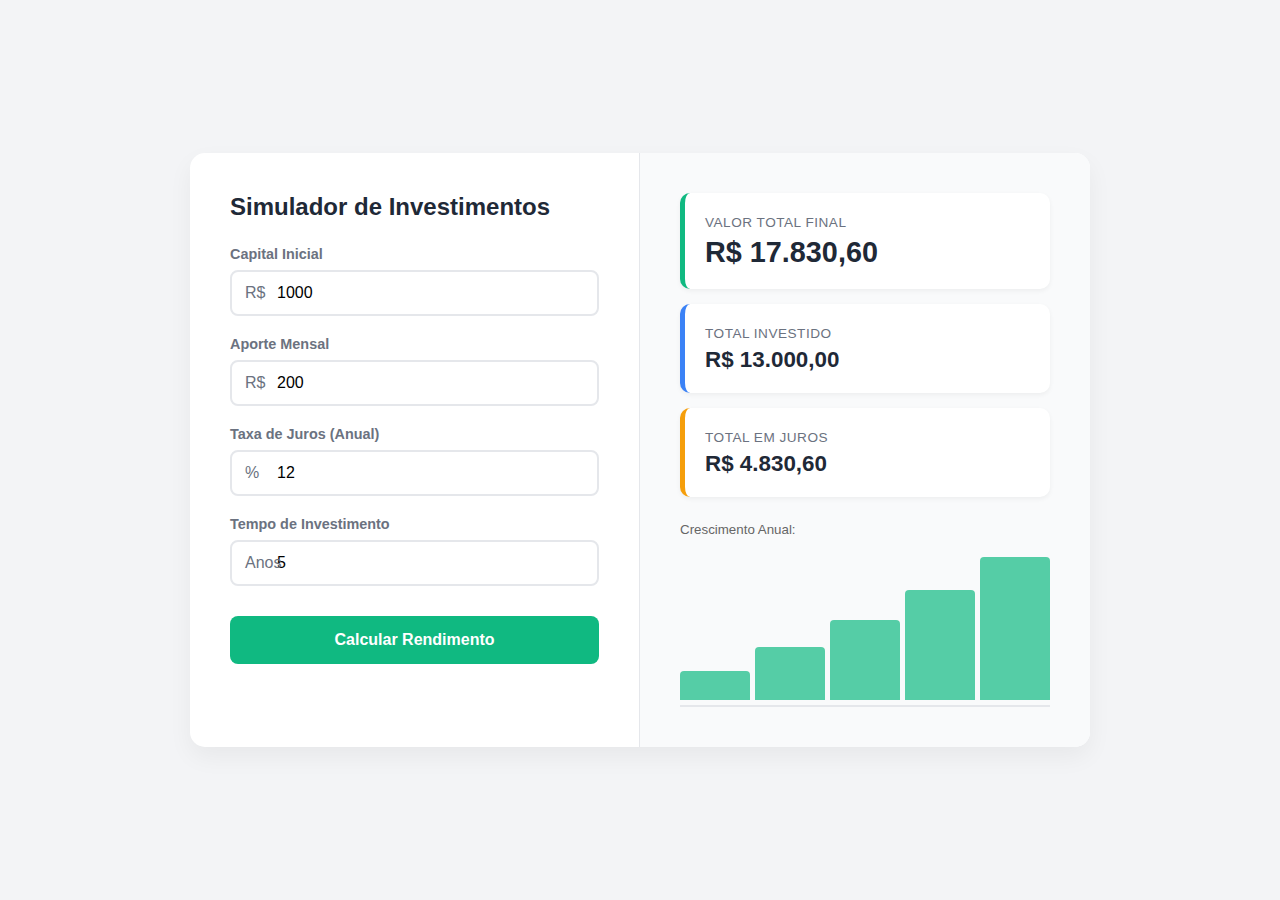
<file: calculadora.html>
<!DOCTYPE html>
<html lang="pt-br">
<head>
    <meta charset="UTF-8">
    <meta name="viewport" content="width=device-width, initial-scale=1.0">
    <meta name="description" content="Calculadora de juros compostos simples e eficiente.">
    <title>Calculadora de Juros Compostos</title>
    
    <link rel="stylesheet" href="/css/calculadora.css">
    
    <script src="/js/calculadora.js" defer></script>
</head>
<body>

    <main class="container">
        <section class="inputs-section">
            <h2>Simulador de Investimentos</h2>
            
            <form id="calcForm">
                <div class="input-group">
                    <label for="initial">Capital Inicial</label>
                    <div class="input-wrapper">
                        <span>R$</span>
                        <input type="number" id="initial" value="1000" step="0.01" min="0">
                    </div>
                </div>

                <div class="input-group">
                    <label for="monthly">Aporte Mensal</label>
                    <div class="input-wrapper">
                        <span>R$</span>
                        <input type="number" id="monthly" value="200" step="0.01" min="0">
                    </div>
                </div>

                <div class="input-group">
                    <label for="rate">Taxa de Juros (Anual)</label>
                    <div class="input-wrapper">
                        <span>%</span>
                        <input type="number" id="rate" value="12" step="0.01" min="0">
                    </div>
                </div>

                <div class="input-group">
                    <label for="years">Tempo de Investimento</label>
                    <div class="input-wrapper">
                        <span>Anos</span>
                        <input type="number" id="years" value="5" step="1" min="1">
                    </div>
                </div>

                <button type="submit" id="calculateBtn">Calcular Rendimento</button>
            </form>
        </section>

        <section class="results-section">
            
            <div class="result-card card-green">
                <small>Valor Total Final</small>
                <div class="result-value" id="totalValue">R$ 0,00</div>
            </div>

            <div class="result-card card-blue">
                <small>Total Investido</small>
                <div class="result-value sm-text" id="investedValue">R$ 0,00</div>
            </div>

            <div class="result-card card-orange">
                <small>Total em Juros</small>
                <div class="result-value sm-text" id="interestValue">R$ 0,00</div>
            </div>

            <small class="chart-label">Crescimento Anual:</small>
            <div class="chart-container" id="chart">
                </div>

        </section>
    </main>

</body>
</html>
</file>
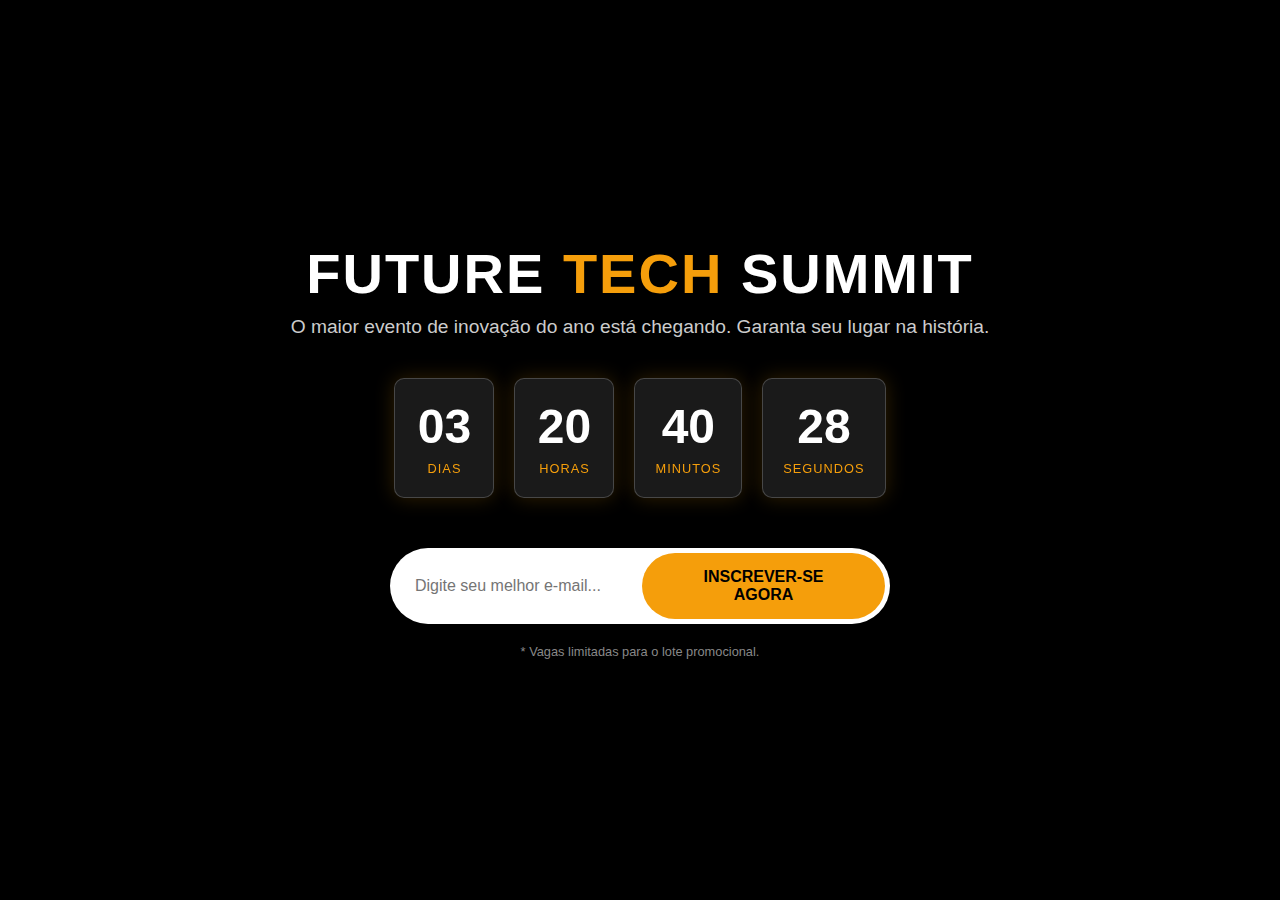
<file: evento.html>
<!DOCTYPE html>
<html lang="pt-br">
<head>
    <meta charset="UTF-8">
    <meta name="viewport" content="width=device-width, initial-scale=1.0">
    <title>Lançamento Exclusivo - Tech Summit</title>
    
    <link rel="stylesheet" href="css/evento.css">
    
    <script src="js/evento.js" defer></script>
</head>
<body>

    <main class="container">
        <h1>Future <span>Tech</span> Summit</h1>
        <p class="subtitle">O maior evento de inovação do ano está chegando. Garanta seu lugar na história.</p>

        <section class="countdown-container" aria-label="Contagem regressiva">
            <div class="time-box">
                <h2 id="days">00</h2>
                <small>Dias</small>
            </div>
            <div class="time-box">
                <h2 id="hours">00</h2>
                <small>Horas</small>
            </div>
            <div class="time-box">
                <h2 id="minutes">00</h2>
                <small>Minutos</small>
            </div>
            <div class="time-box">
                <h2 id="seconds">00</h2>
                <small>Segundos</small>
            </div>
        </section>

        <div class="cta-box">
            <input type="email" id="emailInput" placeholder="Digite seu melhor e-mail..." aria-label="Seu endereço de e-mail">
            <button id="subscribeBtn">INSCREVER-SE AGORA</button>
        </div>
        
        <p class="footer-note">* Vagas limitadas para o lote promocional.</p>
    </main>

</body>
</html>
</file>
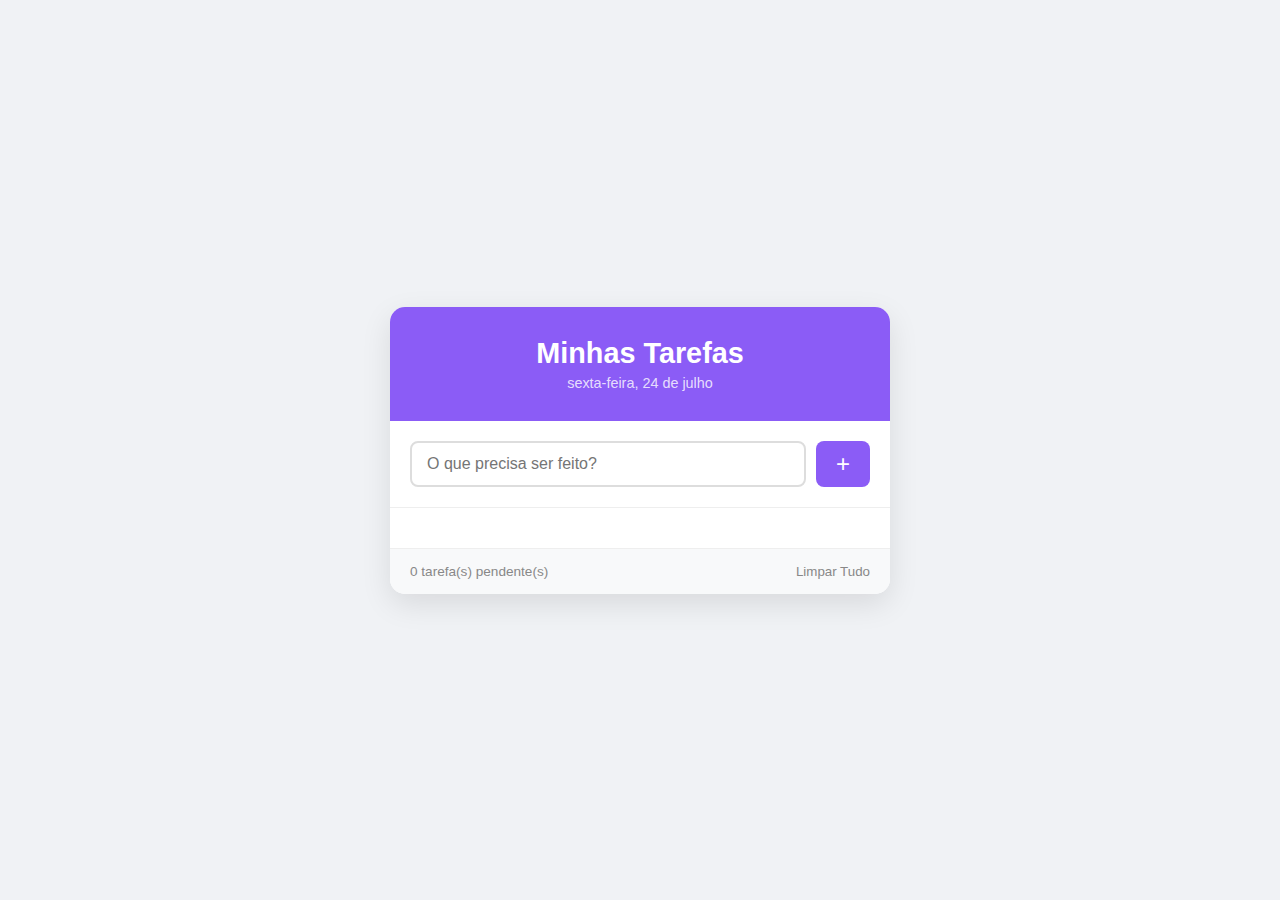
<file: todo.html>
<!DOCTYPE html>
<html lang="pt-br">
<head>
    <meta charset="UTF-8">
    <meta name="viewport" content="width=device-width, initial-scale=1.0">
    <title>Gerenciador de Tarefas Pro</title>
    <link rel="stylesheet" href="css/todo.css">
    <script src="js/todo.js" defer></script>
</head>
<body>
    <main class="container">
        <header>
            <h2>Minhas Tarefas</h2>
            <p id="dateDisplay">Carregando data...</p>
        </header>

        <section class="input-area">
            <input type="text" id="taskInput" placeholder="O que precisa ser feito?" maxlength="50" aria-label="Nova tarefa">
            <button class="btn-add" id="addBtn" aria-label="Adicionar tarefa">+</button>
        </section>

        <ul id="taskList"></ul>

        <footer class="footer-info">
            <span id="pendingCount">0 tarefas pendentes</span>
            <button class="btn-clear" id="clearBtn">Limpar Tudo</button>
        </footer>
    </main>
</body>
</html>
</file>
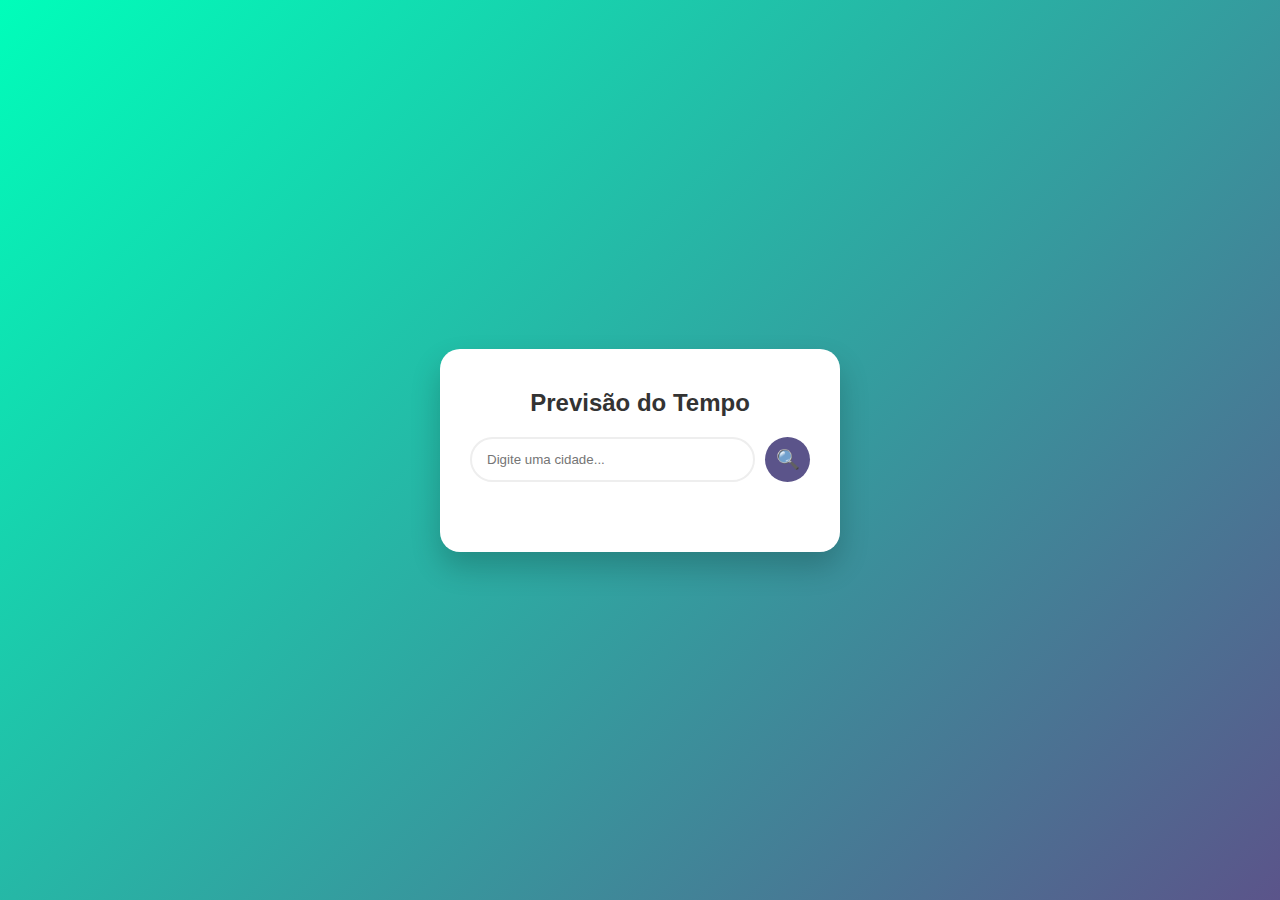
<file: weather.html>
<!DOCTYPE html>
<html lang="pt-br">
<head>
    <meta charset="UTF-8">
    <meta name="viewport" content="width=device-width, initial-scale=1.0">
    <title>Weather App - Demo</title>
    <link rel="stylesheet" href="css/weather.css">
    <script src="js/weather.js" defer></script>
</head>
<body>
    <main class="card">
        <h2>Previsão do Tempo</h2>
        
        <div class="search-box">
            <input type="text" id="cityInput" placeholder="Digite uma cidade..." spellcheck="false">
            <button id="searchBtn" aria-label="Buscar cidade">🔍</button>
        </div>

        <div class="loading" id="loadingMsg">Buscando dados na API...</div>
        <div class="error" id="errorMsg">Cidade não encontrada!</div>

        <section class="weather-info" id="weatherInfo" aria-live="polite">
            <span class="weather-icon" id="icon">⛅</span>
            <h1 class="temp" id="temp">22°C</h1>
            <h2 class="city" id="cityName">São Paulo</h2>
            
            <div class="details">
                <div class="col">
                    <small>Umidade</small>
                    <span id="humidity">64%</span>
                </div>
                <div class="col">
                    <small>Vento</small>
                    <span id="wind">12 km/h</span>
                </div>
            </div>
        </section>
    </main>
</body>
</html>
</file>
<file: css/todo.css>
:root {
    --primary: #8b5cf6;
    --primary-dark: #7c3aed;
    --bg: #f0f2f5;
    --white: #ffffff;
    --text: #333;
    --text-light: #888;
    --danger: #ef4444;
    --success: #10b981;
    --border: #ddd;
}

* { margin: 0; padding: 0; box-sizing: border-box; font-family: 'Segoe UI', sans-serif; }

body {
    background-color: var(--bg);
    min-height: 100vh;
    display: flex;
    justify-content: center;
    align-items: center;
    padding: 20px;
}

.container {
    background: var(--white);
    width: 100%;
    max-width: 500px;
    border-radius: 15px;
    box-shadow: 0 10px 30px rgba(0,0,0,0.1);
    overflow: hidden;
    display: flex;
    flex-direction: column;
}

header { background: var(--primary); padding: 30px; text-align: center; }
header h2 { color: white; font-size: 1.8rem; }
header p { color: rgba(255,255,255,0.8); margin-top: 5px; font-size: 0.9rem; }

.input-area { padding: 20px; display: flex; gap: 10px; border-bottom: 1px solid #eee; }

input {
    flex: 1; padding: 12px 15px; border: 2px solid var(--border);
    border-radius: 8px; font-size: 1rem; outline: none; transition: border 0.3s;
}
input:focus { border-color: var(--primary); }

.btn-add {
    background: var(--primary); color: white; border: none; padding: 0 20px;
    border-radius: 8px; font-size: 1.5rem; cursor: pointer; transition: background 0.3s;
}
.btn-add:hover { background: var(--primary-dark); }

ul { list-style: none; padding: 20px; max-height: 400px; overflow-y: auto; }

li {
    background: #fff; border-bottom: 1px solid #f0f0f0; padding: 15px 10px;
    display: flex; justify-content: space-between; align-items: center;
    transition: all 0.3s ease; animation: slideIn 0.3s ease;
}
li:hover { background: #fafafa; }

li.completed span { text-decoration: line-through; color: var(--text-light); opacity: 0.6; }
li.completed { background-color: #f9f9f9; }

.task-content { display: flex; align-items: center; gap: 10px; cursor: pointer; flex: 1; }

.check-circle {
    width: 20px; height: 20px; border: 2px solid var(--primary); border-radius: 50%;
    display: flex; align-items: center; justify-content: center; color: white; font-size: 0.8rem;
}
li.completed .check-circle { background: var(--success); border-color: var(--success); }

.btn-delete {
    background: none; border: none; color: var(--danger); cursor: pointer;
    font-size: 1.2rem; opacity: 0; transition: opacity 0.2s; padding: 5px;
}
li:hover .btn-delete { opacity: 1; }

.footer-info {
    background: #f8f9fa; padding: 15px 20px; display: flex; justify-content: space-between;
    align-items: center; font-size: 0.85rem; color: var(--text-light); border-top: 1px solid #eee;
}

.btn-clear { background: none; border: none; color: var(--text-light); cursor: pointer; }
.btn-clear:hover { color: var(--danger); text-decoration: underline; }

@keyframes slideIn { from { opacity: 0; transform: translateX(-20px); } to { opacity: 1; transform: translateX(0); } }
</file>
<file: css/weather.css>
:root {
    --bg-gradient: linear-gradient(135deg, #00feba, #5b548a);
    --card-bg: #ffffff;
    --text-primary: #333;
    --text-secondary: #666;
    --btn-bg: #5b548a;
    --btn-hover: #4a4473;
}

* { margin: 0; padding: 0; box-sizing: border-box; font-family: 'Segoe UI', sans-serif; }

body {
    height: 100vh; display: flex; justify-content: center; align-items: center;
    background: var(--bg-gradient); padding: 20px;
}

.card {
    background: var(--card-bg); width: 100%; max-width: 400px;
    padding: 40px 30px; border-radius: 20px; text-align: center;
    box-shadow: 0 15px 30px rgba(0,0,0,0.2); transition: transform 0.3s ease;
}
.card:hover { transform: translateY(-5px); }

h2 { margin-bottom: 20px; color: var(--text-primary); }

.search-box { display: flex; gap: 10px; margin-bottom: 30px; }

input {
    flex: 1; padding: 12px 15px; border: 2px solid #eee; border-radius: 30px;
    outline: none; transition: border 0.3s;
}
input:focus { border-color: var(--btn-bg); }

button {
    background: var(--btn-bg); color: white; border: none; width: 45px; height: 45px;
    border-radius: 50%; cursor: pointer; transition: background 0.3s;
    display: flex; align-items: center; justify-content: center; font-size: 1.2rem;
}
button:hover { background: var(--btn-hover); }

.weather-info { display: none; animation: fadeIn 0.5s ease; }
.weather-icon { font-size: 5rem; margin-bottom: 10px; display: block; }
.temp { font-size: 4rem; font-weight: bold; color: var(--text-primary); }
.city { font-size: 1.5rem; color: var(--text-secondary); margin-bottom: 20px; }

.details { display: flex; justify-content: space-between; padding: 0 20px; }
.col { display: flex; flex-direction: column; align-items: center; }

.loading, .error { display: none; margin-top: 20px; font-size: 1.1rem; }
.error { color: #ff4d4d; }
.loading { color: var(--btn-bg); }

@keyframes fadeIn { from { opacity: 0; transform: translateY(10px); } to { opacity: 1; transform: translateY(0); } }
</file>
<file: css/calculadora.css>
/* --- Variáveis e Reset --- */
:root {
    --primary: #10b981;       /* Verde Principal */
    --primary-dark: #059669;
    --secondary-blue: #3b82f6;
    --secondary-orange: #f59e0b;
    --bg-color: #f3f4f6;
    --card-bg: #ffffff;
    --text-main: #1f2937;
    --text-muted: #6b7280;
    --border-color: #e5e7eb;
}

* {
    margin: 0;
    padding: 0;
    box-sizing: border-box;
    font-family: 'Inter', 'Segoe UI', sans-serif;
}

body {
    background-color: var(--bg-color);
    min-height: 100vh;
    display: flex;
    justify-content: center;
    align-items: center;
    padding: 20px;
}

/* --- Container Principal --- */
.container {
    background: var(--card-bg);
    width: 100%;
    max-width: 900px;
    border-radius: 15px;
    box-shadow: 0 10px 25px rgba(0,0,0,0.05);
    display: grid;
    grid-template-columns: 1fr 1fr;
    overflow: hidden;
}

/* --- Seção da Esquerda (Inputs) --- */
.inputs-section {
    padding: 40px;
    border-right: 1px solid var(--border-color);
}

h2 {
    color: var(--text-main);
    margin-bottom: 25px;
    font-size: 1.5rem;
}

.input-group {
    margin-bottom: 20px;
}

label {
    display: block;
    margin-bottom: 8px;
    color: var(--text-muted);
    font-size: 0.9rem;
    font-weight: 600;
}

.input-wrapper {
    position: relative;
}

.input-wrapper span {
    position: absolute;
    left: 15px;
    top: 50%;
    transform: translateY(-50%);
    color: var(--text-muted);
    pointer-events: none; /* Permite clicar através do ícone */
}

input {
    width: 100%;
    padding: 12px 15px 12px 45px;
    border: 2px solid var(--border-color);
    border-radius: 8px;
    font-size: 1rem;
    outline: none;
    transition: border-color 0.3s;
}

input:focus {
    border-color: var(--primary);
}

button {
    width: 100%;
    padding: 15px;
    background-color: var(--primary);
    color: white;
    border: none;
    border-radius: 8px;
    font-size: 1rem;
    font-weight: bold;
    cursor: pointer;
    transition: background 0.3s, transform 0.2s;
    margin-top: 10px;
}

button:hover {
    background-color: var(--primary-dark);
    transform: translateY(-2px);
}

button:active {
    transform: translateY(0);
}

/* --- Seção da Direita (Resultados) --- */
.results-section {
    padding: 40px;
    background-color: #f9fafb;
    display: flex;
    flex-direction: column;
}

.result-card {
    background: white;
    padding: 20px;
    border-radius: 10px;
    margin-bottom: 15px;
    box-shadow: 0 2px 5px rgba(0,0,0,0.05);
    border-left: 5px solid transparent; /* Base para cor da borda */
}

/* Modificadores de cor para os cards */
.card-green { border-left-color: var(--primary); }
.card-blue { border-left-color: var(--secondary-blue); }
.card-orange { border-left-color: var(--secondary-orange); }

.result-card small {
    color: var(--text-muted);
    font-size: 0.85rem;
    text-transform: uppercase;
    letter-spacing: 0.5px;
}

.result-value {
    font-size: 1.8rem;
    font-weight: bold;
    color: var(--text-main);
    margin-top: 5px;
}

.result-value.sm-text {
    font-size: 1.4rem;
}

.chart-label {
    margin-top: 10px;
    color: #666;
}

/* --- Gráfico --- */
.chart-container {
    flex-grow: 1;
    margin-top: 20px;
    display: flex;
    align-items: flex-end;
    justify-content: space-between;
    gap: 5px;
    height: 150px;
    border-bottom: 2px solid var(--border-color);
    padding-bottom: 5px;
}

.bar {
    flex: 1;
    background-color: var(--primary);
    opacity: 0.7;
    border-radius: 4px 4px 0 0;
    transition: height 0.8s cubic-bezier(0.4, 0, 0.2, 1);
    position: relative;
}

.bar:hover {
    opacity: 1;
    cursor: pointer;
}

/* --- Responsividade --- */
@media (max-width: 768px) {
    .container {
        grid-template-columns: 1fr;
    }
    .inputs-section {
        border-right: none;
        border-bottom: 1px solid var(--border-color);
    }
}
</file>
<file: css/evento.css>
/* --- Variáveis e Reset --- */
:root {
    --bg-color: #000000;
    --text-color: #ffffff;
    --primary: #f59e0b; /* Laranja (Ação) */
    --primary-hover: #ffb02e;
    --secondary: #2563eb; /* Azul */
}

* {
    margin: 0;
    padding: 0;
    box-sizing: border-box;
    font-family: 'Segoe UI', sans-serif;
}

body {
    background-color: var(--bg-color);
    color: var(--text-color);
    height: 100vh;
    display: flex;
    flex-direction: column;
    align-items: center;
    justify-content: center;
    /* Imagem de fundo escura com sobreposição (Overlay) */
    background-image: linear-gradient(rgba(0,0,0,0.8), rgba(0,0,0,0.8)), url('https://placehold.co/1920x1080/1a1a1a/FFF?text=Tech+Background');
    background-size: cover;
    background-position: center;
    text-align: center;
    padding: 20px;
}

/* --- Conteúdo Principal --- */
.container {
    max-width: 800px;
    width: 100%;
    animation: fadeIn 1.5s ease;
}

h1 {
    font-size: 3.5rem;
    margin-bottom: 10px;
    text-transform: uppercase;
    letter-spacing: 2px;
}

h1 span {
    color: var(--primary);
}

.subtitle {
    font-size: 1.2rem;
    color: #ccc;
    margin-bottom: 40px;
    font-weight: 300;
}

/* --- O Cronômetro --- */
.countdown-container {
    display: flex;
    justify-content: center;
    gap: 20px;
    margin-bottom: 50px;
    flex-wrap: wrap;
}

.time-box {
    background: rgba(255, 255, 255, 0.1);
    backdrop-filter: blur(10px); /* Efeito Glassmorphism */
    padding: 20px;
    border-radius: 10px;
    min-width: 100px;
    border: 1px solid rgba(255,255,255,0.2);
    box-shadow: 0 0 20px rgba(245, 158, 11, 0.2); /* Brilho laranja */
}

.time-box h2 {
    font-size: 3rem;
    font-weight: bold;
    margin-bottom: 5px;
}

.time-box small {
    text-transform: uppercase;
    font-size: 0.8rem;
    letter-spacing: 1px;
    color: var(--primary);
}

/* --- Formulário de Captura --- */
.cta-box {
    background: white;
    padding: 5px;
    border-radius: 50px;
    display: flex;
    max-width: 500px;
    margin: 0 auto;
    box-shadow: 0 5px 15px rgba(0,0,0,0.3);
}

input {
    flex: 1;
    padding: 15px 20px;
    border: none;
    border-radius: 50px;
    outline: none;
    font-size: 1rem;
    background: transparent;
}

button {
    background-color: var(--primary);
    color: #000;
    border: none;
    padding: 15px 30px;
    border-radius: 50px;
    font-weight: bold;
    cursor: pointer;
    font-size: 1rem;
    transition: transform 0.2s, background 0.2s;
}

button:hover {
    transform: scale(1.05);
    background-color: var(--primary-hover);
}

.footer-note {
    margin-top: 20px;
    font-size: 0.8rem;
    color: #888;
}

@keyframes fadeIn {
    from { opacity: 0; transform: translateY(20px); }
    to { opacity: 1; transform: translateY(0); }
}

/* --- Responsividade --- */
@media (max-width: 600px) {
    h1 { font-size: 2.5rem; }
    
    .countdown-container { gap: 10px; }
    
    .time-box {
        min-width: 70px;
        padding: 10px;
    }
    
    .time-box h2 { font-size: 1.8rem; }
    
    .cta-box {
        flex-direction: column;
        background: transparent;
        box-shadow: none;
        gap: 15px;
    }
    
    input {
        width: 100%;
        background: white;
        text-align: center;
    }
    
    button { width: 100%; }
}
</file>
